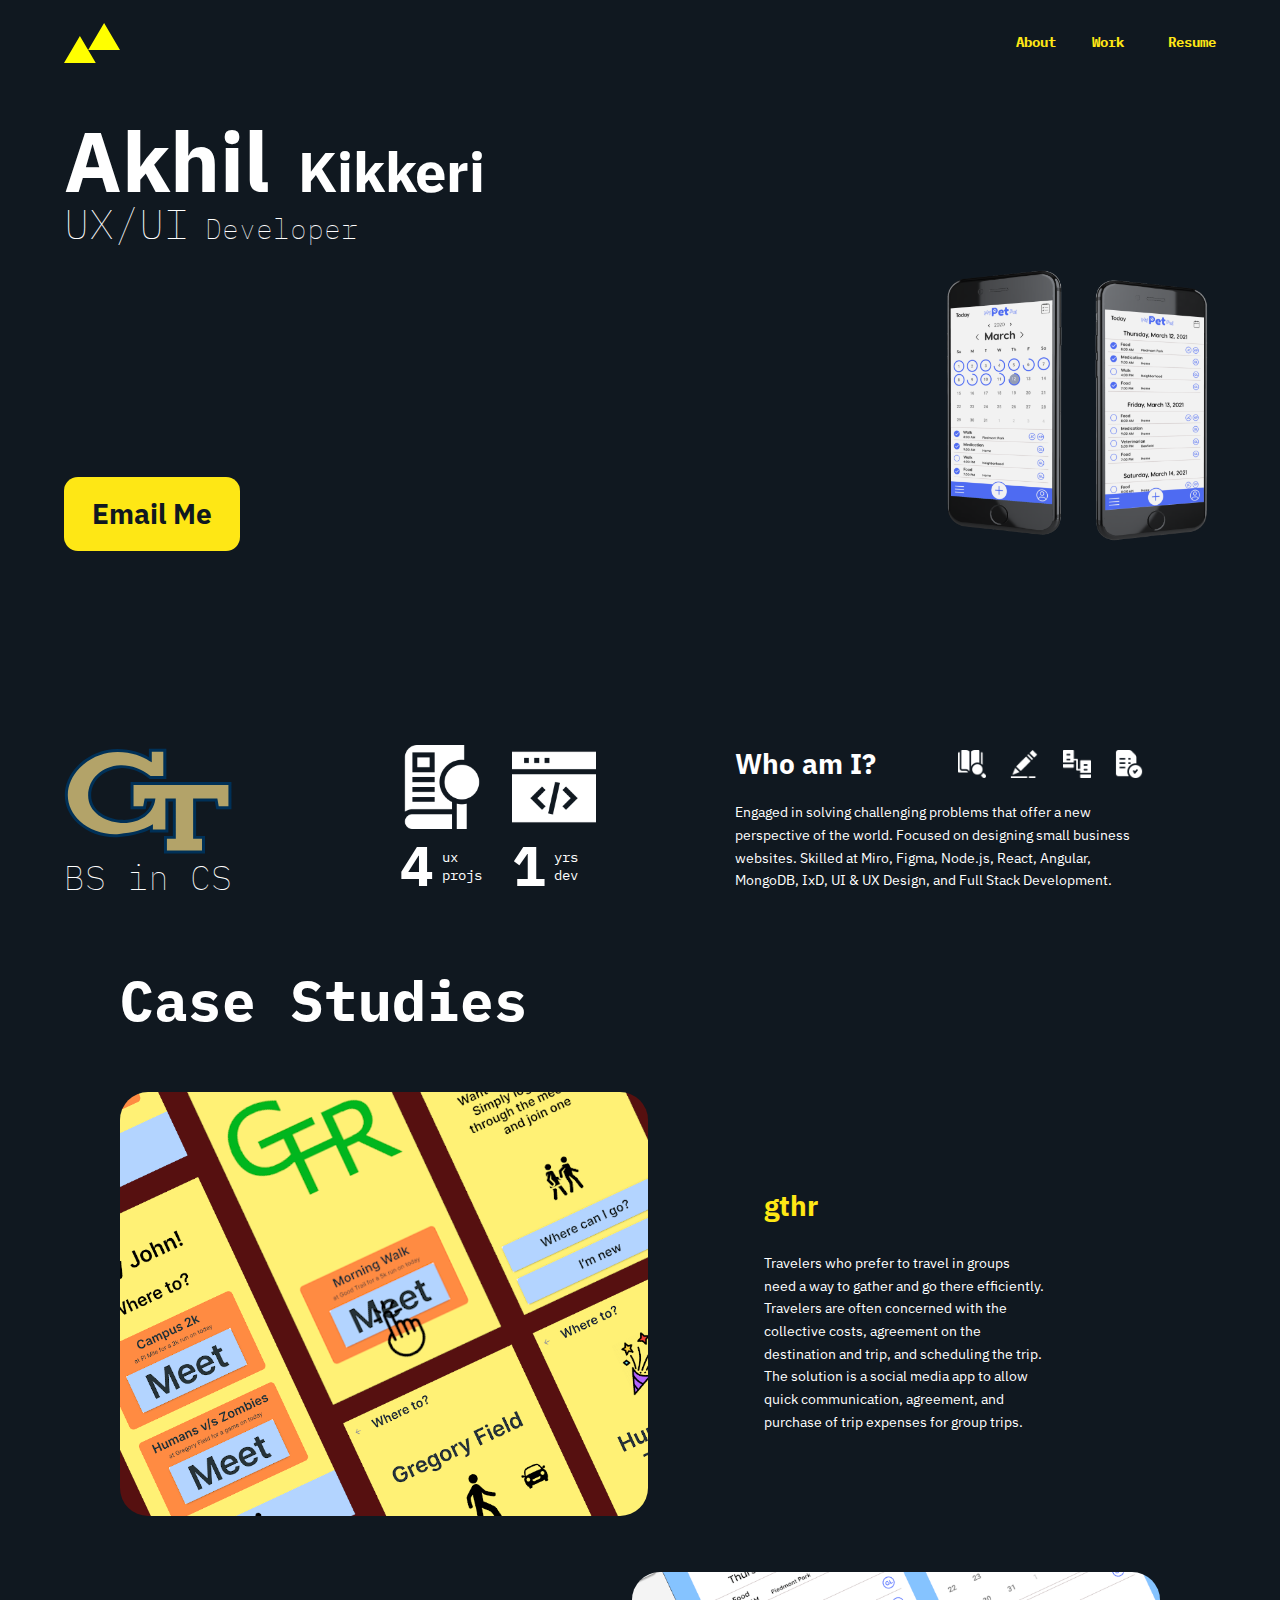
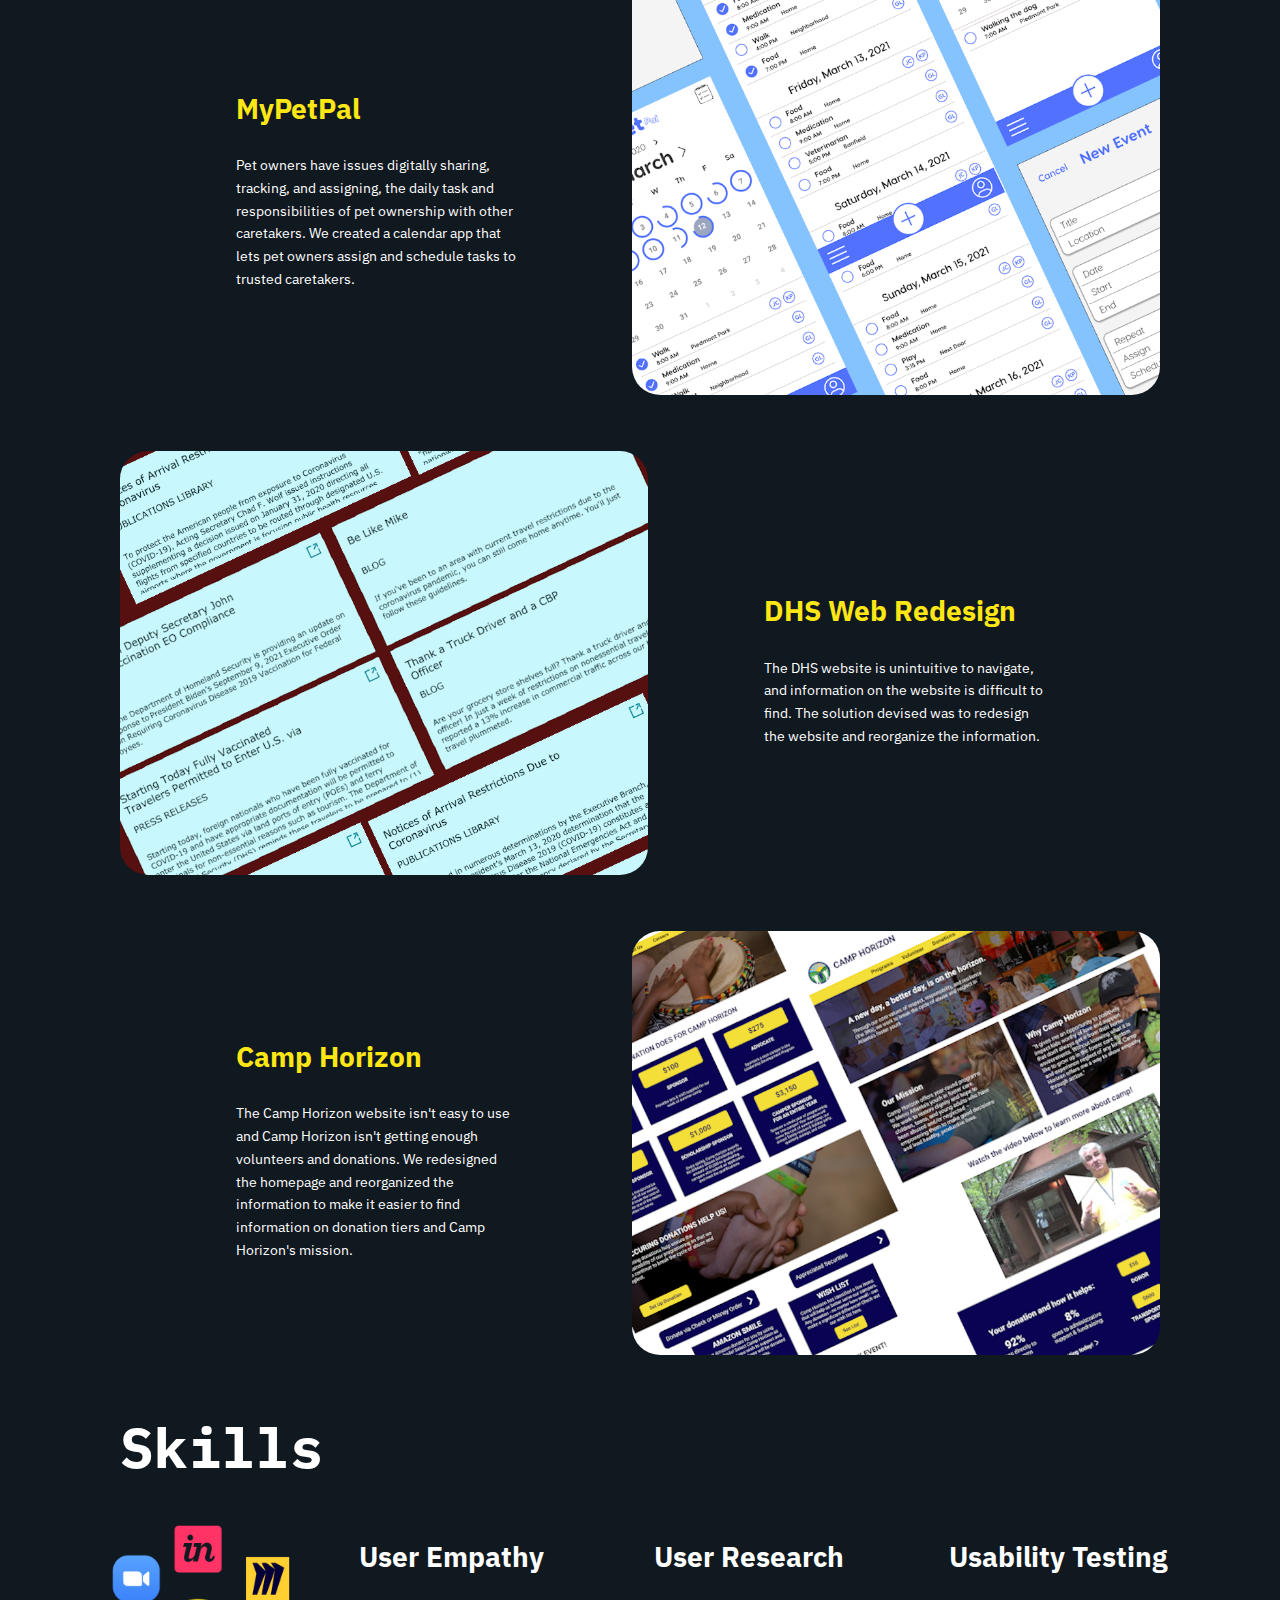
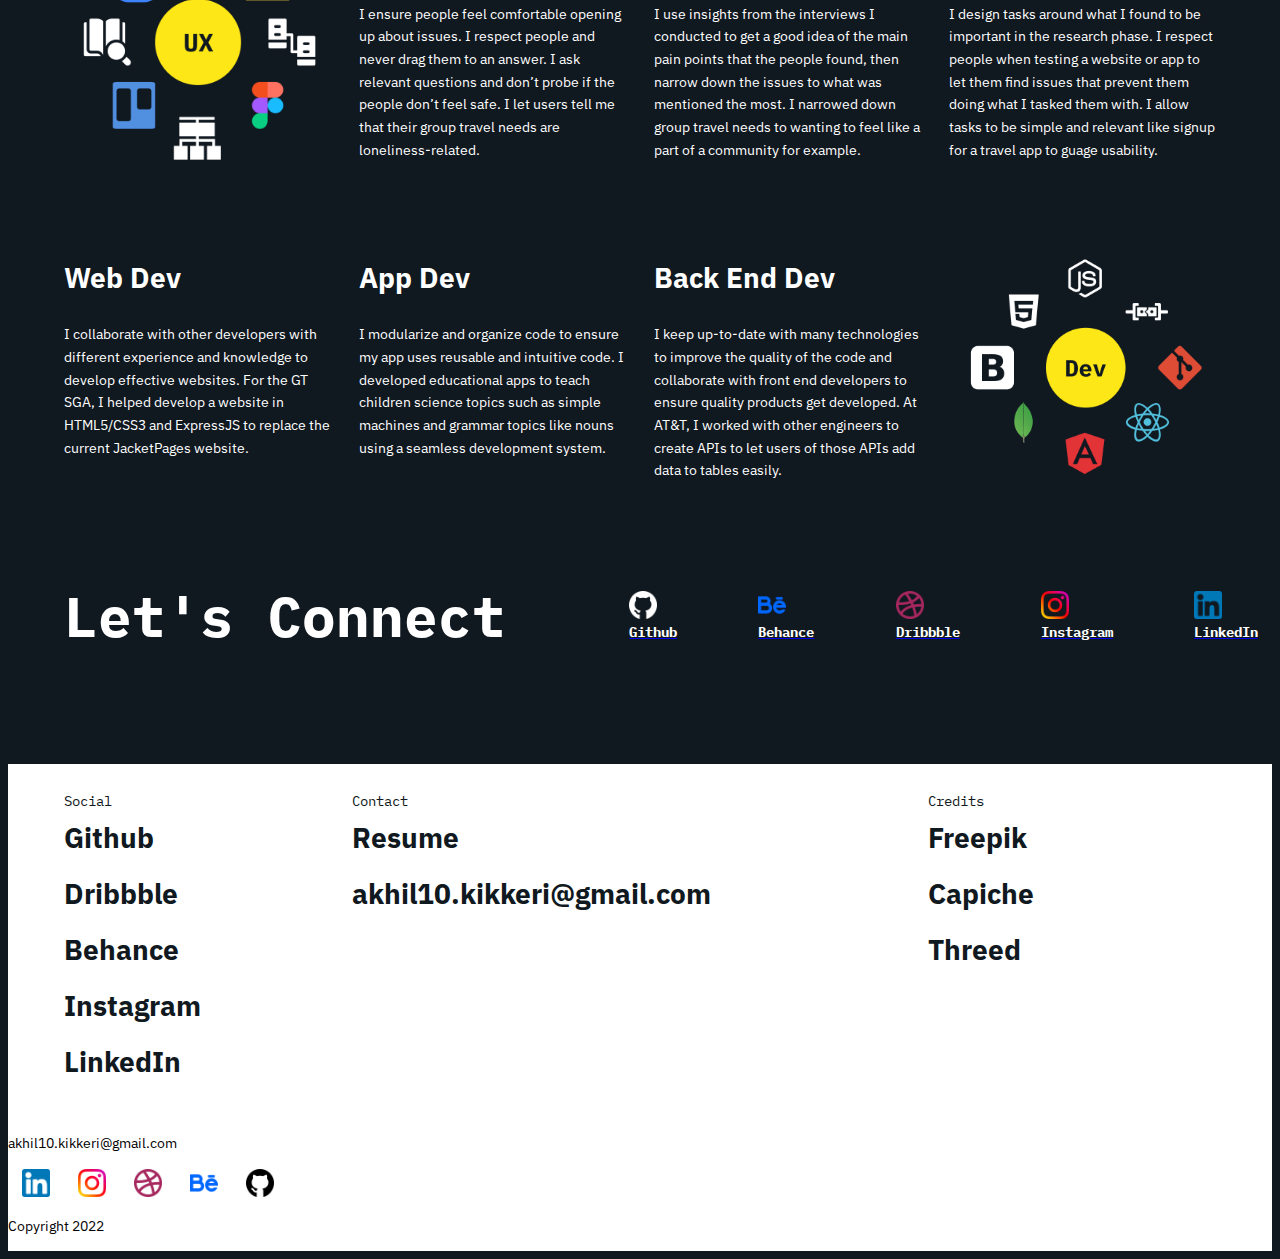
<file: index.html>
<!DOCTYPE html>
<html>
    <head>
        <title>Akhil Kikkeri | UX/UI Design | Software Development</title>
        <link rel="shortcut icon" href="images/icons/logo.svg" />
        <link rel="stylesheet" type="text/css" href="css/index.css" />
        <link rel="preconnect" href="https://fonts.googleapis.com">
        <link rel="preconnect" href="https://fonts.gstatic.com" crossorigin>
        <link href="https://fonts.googleapis.com/css2?family=IBM+Plex+Mono:ital,wght@0,100;0,200;0,300;0,400;0,500;0,600;0,700;1,100;1,200;1,300;1,400;1,500;1,600;1,700&family=IBM+Plex+Sans:ital,wght@0,100;0,200;0,300;0,400;0,500;0,600;0,700;1,100;1,200;1,300;1,400;1,500;1,600;1,700&display=swap" rel="stylesheet">
        <meta name="viewport" content="width=device-width, initial-scale=1.0" />
    </head>
    <body>
        <input class="hamburger-menu-input" type="checkbox" id="hamburger-menu" />
        <header>
            <nav class="hamburger-links">
                <a class="hamburger-link"><h2>About</h2></a>
                <a class="hamburger-link"><h2>Work</h2></a>
                <a class="hamburger-link" href="https://drive.google.com/file/d/1X8VlHQiuj7uBLl9pkx2OAaCrlqNHeOwG/view?usp=sharing"><h2>Resume</h2></a>
            </nav>
            <img class="img-logo" src="images/icons/logo.svg" alt="logo" />
            <div class="header-links">
                <a class="header-link"><h3>About</h3></a>
                <a class="header-link"><h3>Work</h3></a>
                <a class="header-link" href="https://drive.google.com/file/d/1X8VlHQiuj7uBLl9pkx2OAaCrlqNHeOwG/view?usp=sharing"><h3>Resume</h3></a>
            </div>
            <label class="hamburger-menu" for="hamburger-menu"></label>
        </header>
        <section class="hero">
            <div class="intro">
                <div class="name">
                    <span class="firstname">Akhil</span>
                    <span class="lastname">Kikkeri</span>
                </div>
                <div class="profession">
                    <span class="uxui">UX/UI</span>
                    <span class="developer">Developer</span>
                </div>
            </div>
            <div class="mockups">
                <img class="mockup1" src="images/mockups/mpp1.png" alt="MyPetPal Homepage Mockup" />
                <img class="mockup2" src="images/mockups/mpp2.png" alt="MyPetPal Homepage Mockup" />
            </div>
            <a class="cta" href="mailto:akhil10.kikkeri@gmail.com">Email Me</a>
                <div class="degree">
                    <img class="gt-logo" src="images/icons/Georgia_Tech_Yellow_Jackets_logo.svg" />
                    <span class="degree-description">BS in CS</span>
                </div>
                <div class="experience">
                    <div class="exp-div" id="casestudies">
                        <img class="exp-img" src="images/icons/pngs/case-study.png" alt="Case Studies" />
                        <h1 class="exp-num">4</h1>
                        <h4 class="exp-desc">ux <br /> projs</h4>
                    </div>
                    <div class="exp-div" id="programming">
                        <img class="exp-img" src="images/icons/pngs/programming.png" alt="Programming" />
                        <h1 class="exp-num">1</h1>
                        <h4 class="exp-desc">yrs <br /> dev</h4>
                    </div>
                </div>
            <div class="whoami">
                <h2 class="whoami-title">Who am I?</h2>
                <p class="whoami-desc">Engaged in solving challenging problems that offer a new perspective of the world. Focused on designing small business websites. Skilled at Miro, Figma, Node.js, React, Angular, MongoDB, IxD, UI & UX Design, and Full Stack Development. </p>
                <div class="skills-icons">
                    <img class="skill-icon" src="images/icons/pngs/research.png" />
                    <img class="skill-icon" src="images/icons/pngs/pencil.png" />
                    <img class="skill-icon" src="images/icons/pngs/prototyping.png" />
                    <img class="skill-icon" src="images/icons/pngs/test.png" />
                </div>
            </div>
        </section>
        <section class="belowthefold">
            <h1 class="heading-casestudies">Case Studies</h1>
            <div class="list-casestudies">
                <a class="case-study" href="https://www.behance.net/gallery/130578175/gthr">
                    <img class="case-study-img" src="images/casestudycovers/gthrcover.png" />
                    <div class="case-study-text">
                        <h2 class="case-study-title">gthr</h2>
                        <p class="case-study-desc">Travelers who prefer to travel in groups need a way to gather and go there efficiently. Travelers are often concerned with the collective costs, agreement on the destination and trip, and scheduling the trip. The solution is a social media app to allow quick communication, agreement, and purchase of trip expenses for group trips.</p>
                    </div>
                </a>
                <a class="case-study" href="https://www.behance.net/gallery/132009239/MyPetPal">
                    <div class="case-study-text">
                        <h2 class="case-study-title">MyPetPal</h2>
                        <p class="case-study-desc">Pet owners have issues digitally sharing, tracking, and assigning, the daily task and responsibilities of pet ownership with other caretakers. We created a calendar app that lets pet owners assign and schedule tasks to trusted caretakers.</p>
                    </div>
                    <img class="case-study-img" src="images/casestudycovers/mppcover.png" />
                </a>
                <a class="case-study" href="https://www.behance.net/gallery/133179125/DHS-Website-Redesign">
                    <img class="case-study-img" src="images/casestudycovers/dhscover.png" />
                    <div class="case-study-text">
                        <h2 class="case-study-title">DHS Web Redesign</h2>
                        <p class="case-study-desc">The DHS website is unintuitive to navigate, and information on the website is difficult to find. The solution devised was to redesign the website and reorganize the information.</p>
                    </div>
                </a>
                <a class="case-study" href="https://www.behance.net/gallery/134601789/Camp-Horizon">
                    <div class="case-study-text">
                        <h2 class="case-study-title">Camp Horizon</h2>
                        <p class="case-study-desc">The Camp Horizon website isn't easy to use and Camp Horizon isn't getting enough volunteers and donations. We redesigned the homepage and reorganized the information to make it easier to find information on donation tiers and Camp Horizon's mission.</p>
                    </div>
                    <img class="case-study-img" src="images/casestudycovers/chcover.png" />
                </a>
            </div>
            <h1 class="heading-skills">Skills</h1>
            <div class="list-skills">
                <img class="skills-img" src="images/skillspics/uxskills.png" />
                <div class="skills-subsection">
                    <h2 class="skills-subsection-title">User Empathy</h2>
                    <p class="skills-subsection-text">I ensure people feel comfortable opening up about issues. I respect people and never drag them to an answer. I ask relevant questions and don’t probe if the people don’t feel safe. I let users tell me that their group travel needs are loneliness-related.</p>
                </div>
                <div class="skills-subsection">
                    <h2 class="skills-subsection-title">User Research</h2>
                    <p class="skills-subsection-text">I use insights from the interviews I conducted to get a good idea of the main pain points that the people found, then narrow down the issues to what was mentioned the most. I narrowed down group travel needs to wanting to feel like a part of a community for example.</p>
                </div>
                <div class="skills-subsection">
                    <h2 class="skills-subsection-title">Usability Testing</h2>
                    <p class="skills-subsection-text">I design tasks around what I found to be important in the research phase. I respect people when testing a website or app to let them find issues that prevent them doing what I tasked them with. I allow tasks to be simple and relevant like signup for a travel app to guage usability.</p>
                </div>
            </div>
            <div class="list-skills">
                <div class="skills-subsection">
                    <h2 class="skills-subsection-title">Web Dev</h2>
                    <p class="skills-subsection-text">I collaborate with other developers with different experience and knowledge to develop effective websites. For the GT SGA, I helped develop a website in HTML5/CSS3 and ExpressJS to replace the current JacketPages website.</p>
                </div>
                <div class="skills-subsection">
                    <h2 class="skills-subsection-title">App Dev</h2>
                    <p class="skills-subsection-text">I modularize and organize code to ensure my app uses reusable and intuitive code. I developed educational apps to teach children science topics such as simple machines and grammar topics like nouns using a seamless development system.</p>
                </div>
                <div class="skills-subsection">
                    <h2 class="skills-subsection-title">Back End Dev</h2>
                    <p class="skills-subsection-text">I keep up-to-date with many technologies to improve the quality of the code and collaborate with front end developers to ensure quality products get developed. At AT&T, I worked with other engineers to create APIs to let users of those APIs add data to tables easily.</p>
                </div>
                <img class="skills-img" src="images/skillspics/devskills.png" />
            </div>
            <div class="letsconnect">
                <h1 class="heading-letsconnect">Let's Connect</h1>
                <a class="letsconnect-link" href="https://github.com/lastgituser">
                    <img class="letsconnect-img" src="images/icons/pngs/github.png" id="img-github" />
                    <h3 class="letsconnect-title">Github</h3>
                </a>
                <a class="letsconnect-link" href="https://behance.net/akhilkikkeri">
                    <img class="letsconnect-img" src="images/icons/pngs/behance.png" />
                    <h3 class="letsconnect-title">Behance</h3>
                </a>
                <a class="letsconnect-link" href="https://dribbble.com/anirvid">
                    <img class="letsconnect-img" src="images/icons/pngs/dribbble.png" />
                    <h3 class="letsconnect-title">Dribbble</h3>
                </a>
                <a class="letsconnect-link" href="https://instagram.comanirvidux">
                    <img class="letsconnect-img" src="images/icons/pngs/instagram.png" />
                    <h3 class="letsconnect-title">Instagram</h3>
                </a>
                <a class="letsconnect-link" href="https://linkedin.com/in/akhil-kikkeri-44850916b/">
                    <img class="letsconnect-img" src="images/icons/pngs/linkedin.png" />
                    <h3 class="letsconnect-title">LinkedIn</h3>
                </a>
            </div>
        </section>
        <footer>
            <div class="footer-links">
                <div class="footer-linkgroup" id="social">
                    <h4 class="footer-heading">Social</h4>
                    <a class="footer-link" href="https://github.com/lastgituser">
                        <h2 class="footer-link-text">Github</h2>
                    </a>
                    <a class="footer-link" href="https://dribbble.com/anirvid">
                        <h2 class="footer-link-text">Dribbble</h2>
                    </a>
                    <a class="footer-link" href="https://behance.net/akhilkikkeri">
                        <h2 class="footer-link-text">Behance</h2>
                    </a>
                    <a class="footer-link" href="https://instagram.com/anirvidux">
                        <h2 class="footer-link-text">Instagram</h2>
                    </a>
                    <a class="footer-link" href="https://linkedin.com/in/akhil-kikkeri-44850916b/">
                        <h2 class="footer-link-text">LinkedIn</h2>
                    </a>
                </div>
                <div class="footer-linkgroup" id="contact">
                    <h4 class="footer-heading">Contact</h4>
                    <a class="footer-link" href="https://drive.google.com/file/d/1X8VlHQiuj7uBLl9pkx2OAaCrlqNHeOwG/view?usp=sharing">
                        <h2 class="footer-link-text">Resume</h2>
                    </a>
                    <a class="footer-link" href="mailto:akhil10.kikkeri@gmail.com">
                        <h2 class="footer-link-text">akhil10.kikkeri@gmail.com</h2>
                    </a>
                </div>
                <div class="footer-linkgroup" id="credits">
                    <h4 class="footer-heading">Credits</h4>
                    <a class="footer-link" href="https://flaticon.com/authors/freepik">
                        <h2 class="footer-link-text">Freepik</h2>
                    </a>
                    <a class="footer-link" href="https://capiche.com/miro">
                        <h2 class="footer-link-text">Capiche</h2>
                    </a>
                    <a class="footer-link" href="https://threed.io">
                        <h2 class="footer-link-text">Threed</h2>
                    </a>
                </div>
            </div>
            <p class="footer-email">akhil10.kikkeri@gmail.com</p>
            <div class="footer-social">
                <a class="footer-social-link" href="https://linkedin.com/in/akhil-kikkeri-44850916b/">
                    <img class="footer-social-img" src="images/icons/pngs/linkedin.png" />
                </a>
                <a class="footer-social-link" href="https://instagram.com/anirvidux">
                    <img class="footer-social-img" src="images/icons/pngs/instagram.png" />
                </a>
                <a class="footer-social-link" href="https://dribbble.com/anirvid">
                    <img class="footer-social-img" src="images/icons/pngs/dribbble.png" />
                </a>
                <a class="footer-social-link" href="https://behance.net/akhilkikkeri">
                    <img class="footer-social-img" src="images/icons/pngs/behance.png" />
                </a>
                <a class="footer-social-link" href="https://github.com/lastgituser">
                    <img class="footer-social-img" src="images/icons/pngs/github.png" />
                </a>
            </div>
            <p class="footer-copyright">Copyright 2022</p>
        </footer>
    </body>
</html>
</file>
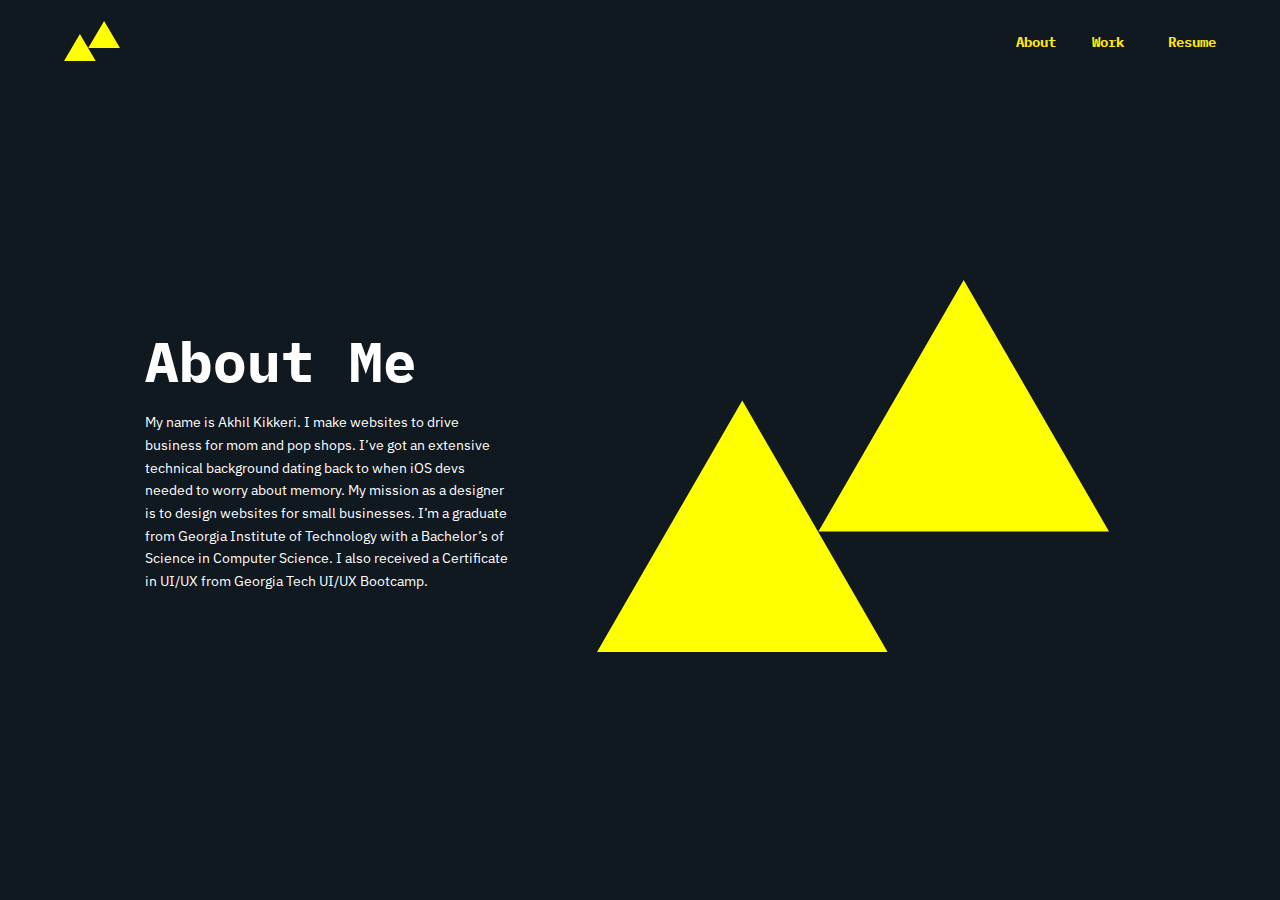
<file: about/index.html>
<!DOCTYPE html>
<html>
    <head>
        <title>About Akhil Kikkeri | UX/UI Design | Software Development</title>
        <link rel="shortcut icon" href="../images/icons/logo.svg" />
        <link rel="stylesheet" type="text/css" href="../css/index.css" />
        <link rel="stylesheet" type="text/css" href="../css/header.css" />
        <link rel="stylesheet" type="text/css" href="../css/about/hero.css" />
        <link rel="preconnect" href="https://fonts.googleapis.com">
        <link rel="preconnect" href="https://fonts.gstatic.com" crossorigin>
        <link href="https://fonts.googleapis.com/css2?family=IBM+Plex+Mono:ital,wght@0,100;0,200;0,300;0,400;0,500;0,600;0,700;1,100;1,200;1,300;1,400;1,500;1,600;1,700&family=IBM+Plex+Sans:ital,wght@0,100;0,200;0,300;0,400;0,500;0,600;0,700;1,100;1,200;1,300;1,400;1,500;1,600;1,700&display=swap" rel="stylesheet">
        <meta name="viewport" content="width=device-width, initial-scale=1.0" />
    </head>
    <body>
        <input class="hamburger-menu-input" type="checkbox" id="hamburger-menu" />
        <header>
            <nav class="hamburger-links">
                <a class="hamburger-link" href="../about/index.html"><h2>About</h2></a>
                <a class="hamburger-link" href="../work/index.html"><h2>Work</h2></a>
                <a class="hamburger-link" href="https://drive.google.com/file/d/1X8VlHQiuj7uBLl9pkx2OAaCrlqNHeOwG/view?usp=sharing"><h2>Resume</h2></a>
            </nav>
            <a class="header-logo" href="../index.html"><img class="img-logo" src="../images/icons/logo.svg" alt="logo" /></a>
            <div class="header-links">
                <a class="header-link" href="../about/index.html"><h3>About</h3></a>
                <a class="header-link" href="../work/index.html"><h3>Work</h3></a>
                <a class="header-link" href="https://drive.google.com/file/d/1X8VlHQiuj7uBLl9pkx2OAaCrlqNHeOwG/view?usp=sharing"><h3>Resume</h3></a>
            </div>
            <label class="hamburger-menu" for="hamburger-menu"></label>
        </header>
        <section class="hero">
            <div class="hero-text">
                <h1 class="hero-title">About Me</h1>
                <p class="hero-description">My name is Akhil Kikkeri. I make websites to drive business for mom and pop shops. I’ve got an extensive technical background dating back to when iOS devs needed to worry about memory. My mission as a designer is to design websites for small businesses. I’m a graduate from Georgia Institute of Technology with a Bachelor’s of Science in Computer Science. I also received a Certificate in UI/UX from Georgia Tech UI/UX Bootcamp.</p>
            </div>
            <img class="hero-image" src="../images/icons/logo.svg" />
        </section>
    </body>
</html>
</file>
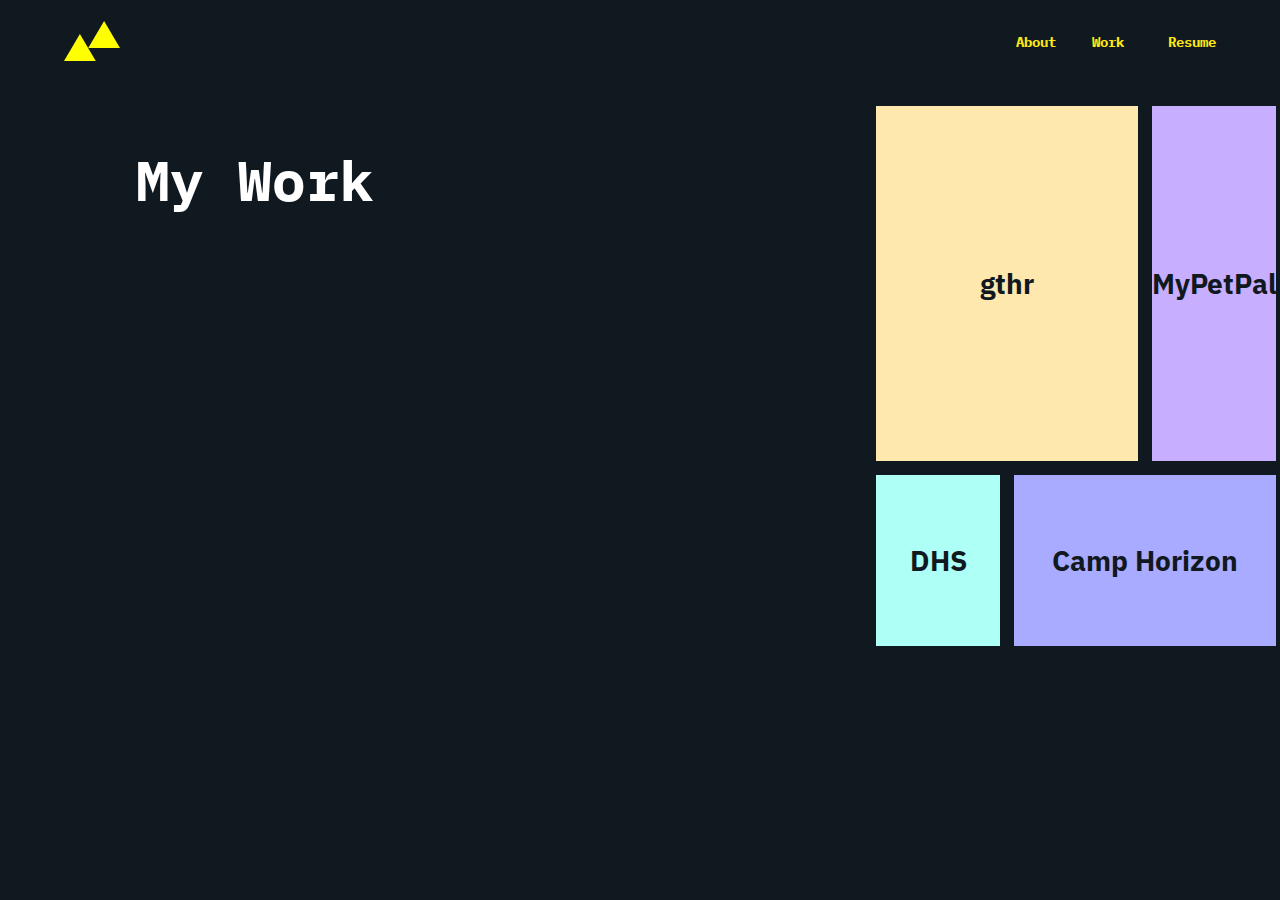
<file: work/index.html>
<!DOCTYPE html>
<html>
    <head>
        <title>My Work | UX/UI Design | Software Development</title>
        <link rel="shortcut icon" href="../images/icons/logo.svg" />
        <link rel="stylesheet" type="text/css" href="../css/index.css" />
        <link rel="stylesheet" type="text/css" href="../css/header.css" />
        <link rel="stylesheet" type="text/css" href="../css/work/hero.css" />
        <link rel="preconnect" href="https://fonts.googleapis.com">
        <link rel="preconnect" href="https://fonts.gstatic.com" crossorigin>
        <link href="https://fonts.googleapis.com/css2?family=IBM+Plex+Mono:ital,wght@0,100;0,200;0,300;0,400;0,500;0,600;0,700;1,100;1,200;1,300;1,400;1,500;1,600;1,700&family=IBM+Plex+Sans:ital,wght@0,100;0,200;0,300;0,400;0,500;0,600;0,700;1,100;1,200;1,300;1,400;1,500;1,600;1,700&display=swap" rel="stylesheet">
        <meta name="viewport" content="width=device-width, initial-scale=1.0" />
    </head>
    <body>
        <input class="hamburger-menu-input" type="checkbox" id="hamburger-menu" />
        <header>
            <nav class="hamburger-links">
                <a class="hamburger-link" href="../about/index.html"><h2>About</h2></a>
                <a class="hamburger-link" href="../work/index.html"><h2>Work</h2></a>
                <a class="hamburger-link" href="https://drive.google.com/file/d/1X8VlHQiuj7uBLl9pkx2OAaCrlqNHeOwG/view?usp=sharing"><h2>Resume</h2></a>
            </nav>
            <a class="header-logo" href="index.html"><img class="img-logo" src="../images/icons/logo.svg" alt="logo" /></a>
            <div class="header-links">
                <a class="header-link" href="../about/index.html"><h3>About</h3></a>
                <a class="header-link" href="../work/index.html"><h3>Work</h3></a>
                <a class="header-link" href="https://drive.google.com/file/d/1X8VlHQiuj7uBLl9pkx2OAaCrlqNHeOwG/view?usp=sharing"><h3>Resume</h3></a>
            </div>
            <label class="hamburger-menu" for="hamburger-menu"></label>
        </header>
        <section class="hero">
            <h1 class="hero-title">My Work</h1>
            <div class="hero-work-grid">
                <a class="hero-work" id="project-gthr" href="">
                    <h2 class="hero-work-text">gthr</h2>
                </a>
                <a class="hero-work" id="project-mpp" href="">
                    <h2 class="hero-work-text">MyPetPal</h2>
                </a>
                <a class="hero-work" id="project-dhs" href="">
                    <h2 class="hero-work-text">DHS</h2>
                </a>
                <a class="hero-work" id="project-ch" href="">
                    <h2 class="hero-work-text">Camp Horizon</h2>
                </a>
            </div>
        </section>
    </body>
</html>
</file>
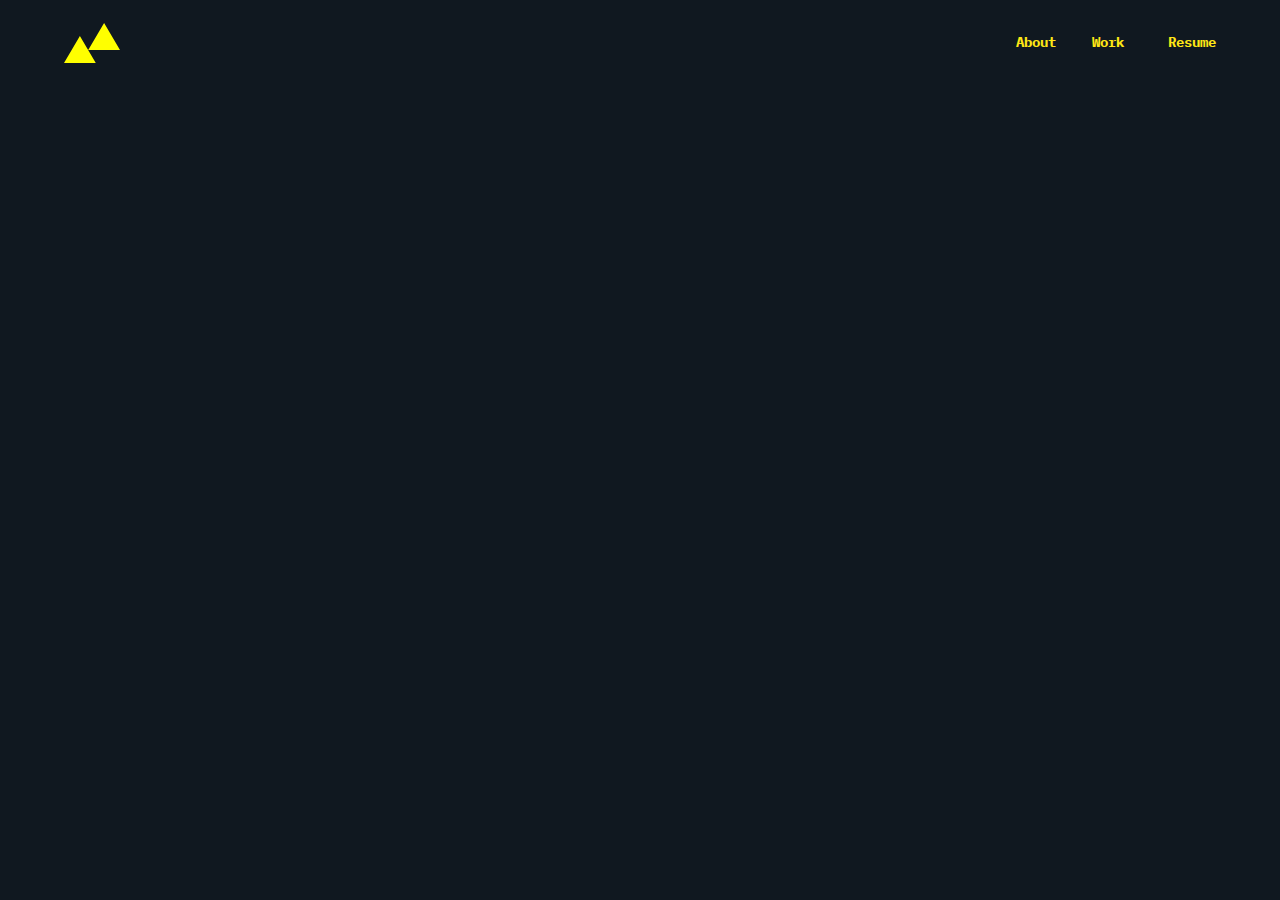
<file: about.html>
<!DOCTYPE html>
<html>
    <head>
        <title>About Akhil Kikkeri | UX/UI Design | Software Development</title>
        <link rel="stylesheet" type="text/css" href="css/index.css" />
        <link rel="stylesheet" type="text/css" href="css/header.css" />
        <link rel="preconnect" href="https://fonts.googleapis.com">
        <link rel="preconnect" href="https://fonts.gstatic.com" crossorigin>
        <link href="https://fonts.googleapis.com/css2?family=IBM+Plex+Mono:ital,wght@0,100;0,200;0,300;0,400;0,500;0,600;0,700;1,100;1,200;1,300;1,400;1,500;1,600;1,700&family=IBM+Plex+Sans:ital,wght@0,100;0,200;0,300;0,400;0,500;0,600;0,700;1,100;1,200;1,300;1,400;1,500;1,600;1,700&display=swap" rel="stylesheet">
        <meta name="viewport" content="width=device-width, initial-scale=1.0" />
    </head>
    <body>
        <input class="hamburger-menu-input" type="checkbox" id="hamburger-menu" />
        <header>
            <nav class="hamburger-links">
                <a class="hamburger-link"><h2>About</h2></a>
                <a class="hamburger-link"><h2>Work</h2></a>
                <a class="hamburger-link" href="https://drive.google.com/file/d/1X8VlHQiuj7uBLl9pkx2OAaCrlqNHeOwG/view?usp=sharing"><h2>Resume</h2></a>
            </nav>
            <img class="img-logo" src="images/icons/logo.svg" alt="logo" />
            <div class="header-links">
                <a class="header-link"><h3>About</h3></a>
                <a class="header-link"><h3>Work</h3></a>
                <a class="header-link" href="https://drive.google.com/file/d/1X8VlHQiuj7uBLl9pkx2OAaCrlqNHeOwG/view?usp=sharing"><h3>Resume</h3></a>
            </div>
            <label class="hamburger-menu" for="hamburger-menu"></label>
        </header>
        <section class="about-hero">
            <div class="about-hero-text">

            </div>
        </section>
    </body>
</html>
</file>
<file: css/index.css>
html {
    font-size: 14px;
}

body {
    background-color: #101820;
    overflow: scroll;
}

.color-primary {
    color: #101820;
}

.color-secondary {
    color: #FFFFFF;
}

.color-accent {
    color: #FEE715;
}

h1 {
    font-family: 'IBM Plex Mono', monospace;
    font-weight: 700;
    font-size: 4rem;
}

h2 {
    font-family: 'IBM Plex Sans', sans-serif;
    font-weight: 700;
    font-size: 2rem;
    line-height: 3.24rem;
}

h3 {
    font-family: 'IBM Plex Mono', monospace;
    font-weight: 700;
    font-size: 1rem;
}

h4 {
    font-family: 'IBM Plex Mono', monospace;
    font-weight: 400;
    font-size: 1rem;
}

p {
    font-family: 'IBM Plex Sans', sans-serif;
    font-weight: 400;
    font-size: 1rem;
    line-height: 1.62rem;
}

/* Header Styles */
header {
    margin: 0 4rem;
    height: 5rem;
    display: flex;
    flex-direction: row;
    justify-content: space-between;
    align-self: stretch;
    align-items: center;
}

.hero {
    margin: 0 4rem;
    display: grid;
    width: calc(100vw - 8rem);
    grid-column-gap: 1rem;
    grid-template-rows: 15rem calc(100vh - 15rem - 12rem - 5rem) 12rem;
    grid-template-columns: 2fr 2fr 1fr 2fr;
    grid-template-areas: "nameprof nameprof mockups mockups"
                         "cta cta mockups mockups"
                         "hero-degree hero-experience whoami whoami";
}

.img-logo {
    height: auto;
    width: 4rem;
}

.header-links {
    display: grid;
    grid-column-gap: 2rem;
    grid-template-columns: 1fr 1fr 1fr;
}

.header-link {
    font-family: 'IBM Plex Sans', sans-serif;
    font-weight: 700;
    font-size: 2rem;
    line-height: 3.24rem;
    text-decoration: none;
    color: #FEE715;
}

.hamburger-link {
    text-decoration: none;
    color: #101820;
}

.hamburger-menu {
    display: none;
}

.hamburger-menu-input {
    display: none;
}

.hamburger-links {
    display: none;
}

.intro {
    grid-area: nameprof;
    width: auto;
    height: auto;
    align-self: center;
}

/* Title Styles */
.firstname {
    font-family: 'IBM Plex Sans', sans-serif;
    font-weight: 700;
    font-size: 6rem;
    line-height: 6rem;
    color: #FFFFFF;
    margin-right: 2vw;
}

.lastname {
    font-family: 'IBM Plex Sans', sans-serif;
    font-weight: 700;
    font-size: 4rem;
    line-height: 4rem;
    color: #FFFFFF;
}

.uxui {
    font-family: 'IBM Plex Mono', monospace;
    font-weight: 100;
    font-size: 3rem;
    line-height: 3rem;
    color: #FFFFFF;
    margin-right: 1vw;
}

.developer {
    font-family: 'IBM Plex Mono', monospace;
    font-weight: 100;
    font-size: 2rem;
    color: #FFFFFF;
}

/* Mockup Styles */

.mockups {
    grid-area: mockups;
    display: grid;
    grid-template-rows: 1fr;
    grid-template-columns: 1fr 1fr;
    grid-template-areas: "mockup1 mockup2";
    height: auto;
    align-self: center;
    justify-self: flex-end;
}

.mockup1 {
    width: auto;
    height: auto;
    max-height: 20rem;
    grid-area: mockup1;
    justify-self: flex-end;
    align-self: flex-start;
}

.mockup2 {
    width: auto;
    height: auto;
    max-height: 20rem;
    grid-area: mockup2;
}

.cta {
    grid-area: cta;
    align-self: center;
    justify-self: flex-start;
    background-color: #FEE715;
    color: #101820;
    text-decoration: none;
    padding: 1rem 2rem;
    border-radius: 1rem;
    font-family: 'IBM Plex Sans', sans-serif;
    font-weight: 700;
    font-size: 2rem;
    line-height: 3.24rem;
}

.degree {
    grid-area: hero-degree;
    display: flex;
    flex-direction: column;
    align-items: center;
    justify-content: center;
    align-self: center;
    justify-self: flex-start;
    width: auto;
}

.gt-logo {
    width: 12rem;
}

.degree-description {
    color: #FFFFFF;
    font-family: 'IBM Plex Mono', monospace;
    font-weight: 100;
    font-size: 2.5rem;
}

.experience {
    grid-area: hero-experience;
    align-self: center;
    justify-self: flex-start;
    display: grid;
    grid-gap: 1rem;
    grid-template-columns: 1fr 1fr;
    grid-template-areas: "casestudies programming";
}

#casestudies {
    grid-area: casestudies;
}

#programming {
    grid-area: programming;
}

.exp-div {
    display: grid;
    grid-template-rows: auto auto;
    grid-template-columns: 3rem 4rem;
    grid-template-areas: "exp-img exp-img"
                         "exp-num exp-desc";
}

.exp-img {
    grid-area: exp-img;
    width: 6rem;
    align-self: center;
    filter: invert(1.0);
}

.exp-num {
    grid-area: exp-num;
    margin: 0;
    color: #FFFFFF;
}

.exp-desc {
    grid-area: exp-desc;
    color: #FFFFFF;
}

.whoami {
    max-width: 30rem;
    justify-self: flex-start;
    grid-area: whoami;
    color: #FFFFFF;
    display: grid;
    grid-template-rows: auto auto;
    grid-template-columns: 1fr 1fr;
    grid-template-areas: "wai-title wai-icons"
                         "wai-description wai-description";
}

.whoami-title {
    grid-area: wai-title;
    margin: auto 0;
}

.whoami-desc {
    grid-area: wai-description;
}

.skills-icons {
    grid-area: wai-icons;
    display: grid;
    grid-template-rows: 1fr;
    grid-template-columns: 1fr 1fr 1fr 1fr;
    justify-content: center;
}

.skill-icon {
    filter: invert(1.0);
    width: auto;
    height: 2rem;
    margin: auto;
}

.belowthefold {
    margin: 4rem auto;
    display: flex;
    flex-direction: column;
}

.heading-casestudies {
    color: #FFFFFF;
    margin: 0 8rem;
}

.case-study {
    display: grid;
    grid-template-columns: 1fr 1fr;
    align-items: center;
    justify-items: center;
    margin: 4rem 8rem;
    text-decoration: none;
}

.case-study-img {
    width: calc(50vw - 8rem);
    border-radius: 2rem;
}

.case-study-text {
    max-width: 20rem;
}

.case-study-title {
    color: #FEE715;
}

.case-study-desc {
    color: #FFFFFF;
}

.heading-skills {
    color: #FFFFFF;
    margin: 0 8rem;
}

.list-skills {
    display: grid;
    grid-template-columns: 1fr 1fr 1fr 1fr;
    grid-template-rows: 1fr;
    grid-column-gap: 2rem;
    grid-row-gap: 2rem;
    align-items: flex-start;
    justify-items: center;
    color: #FFFFFF;
    margin: 2rem 4rem;
}

.skills-subsection {
    max-width: 20rem;
}

.skills-img {
    width: 20vw;
    max-width: 20rem;
    align-self: center;
    justify-self: center;
}

.letsconnect {
    margin: 2rem 0;
    display: flex;
    flex-direction: row;
    justify-content: space-between;
    align-items: center;
}

.heading-letsconnect {
    color: #FFFFFF;
    margin: 2rem 4rem;
}

.letsconnect-link {
    margin: 1rem;
}

.letsconnect-links {
    width: 80vw;
    max-width: 40rem;
    display: flex;
    flex-direction: row;
    flex-wrap: wrap;
    justify-content: center;
}

.letsconnect-img {
    height: 2rem;
    width: 2rem;
}

.letsconnect-title {
    margin: 0;
    color: #FFFFFF;
    text-decoration: none;
}

#img-github {
    filter: invert(1.0);
}

footer {
    display: grid;
    grid-template-rows: auto auto;
    background-color: #FFFFFF;
}

.footer-links {
    display: grid;
    grid-template-columns: 1fr 2fr 1fr;
    width: auto;
    align-content: center;
    margin: 2rem 4rem;
}

.footer-heading {
    color: #101820;
    margin: 0;
}

.footer-linkgroup {
    display: flex;
    flex-direction: column;
    align-items: flex-start;
}

.footer-link {
    text-decoration: none;
    color: #101820;
    margin: 1rem 0;
}

.footer-link-text {
    margin: 0;
    line-height: 2rem;
}

.footer-bottom {
    display: flex;
    flex-direction: row;
    margin: 4rem 2rem;
    justify-content: space-between;
    width: auto;
}

.footer-social {
    display: flex;
    flex-direction: row;
}

.footer-social-link {
    margin: 0 1rem;
    text-decoration: none;
}

.footer-social-img {
    height: 2rem;
    width: 2rem;
}

/* Tablet View */
@media only screen and (max-width: 1100px) {
    .hero {
        margin: 0 auto;
        display: grid;
        grid-template-rows: 12rem calc(100vh - 12rem - 12rem - 5rem) 12rem 15rem 15rem;
        grid-template-columns: 1fr 1fr;
        grid-template-areas: "nameprof nameprof"
                             "mockups mockups"
                             "cta cta"
                             "hero-degree hero-experience"
                             "whoami whoami";
    }
    .cta {
        justify-self: center;
    }
    .degree {
        justify-self: center;
    }
    .experience {
        align-self: center;
        justify-self: center;
    }
    .whoami {
        justify-self: center;
    }
    .mockups {
        justify-self: center;
    }
    .mockup1 {
        width: auto;
        height: calc(100vh - 12rem - 12rem - 5rem - 2rem);
        justify-self: flex-end;
        align-self: center;
    }
    .mockup2 {
        width: auto;
        height: calc(100vh - 12rem - 12rem - 5rem - 2rem);
        align-self: center;
    }
    .intro {
        align-self: center;
        text-align: center;
        margin: 0 auto;
    }
    .list-skills {
        grid-template-columns: 1fr 1fr;
        grid-template-rows: 1fr 1fr;
        margin: 1rem;
    }
    .skills-img {
        width: 40vw;
    }
    .case-study {
        display: flex;
        flex-direction: column;
        width: auto;
        margin: 4rem 0;
    }
    .case-study-img {
        width: 80vw;
    }
    .reverse {
        flex-direction: column-reverse;
    }
    .letsconnect {
        margin: 0;
        flex-direction: column;
        align-items: center;
    }
    .footer-links {
        margin: 2rem;
    }
    #footer-link-email-text {
        word-wrap: break-word;
        width: 15rem;
        line-height: 2rem;
    }
    .footer-bottom {
        flex-direction: column;
        align-items: center;
        margin: 1rem 0;
    }
    .heading-casestudies {
        margin: 0;
        text-align: center;
    }
    .heading-skills {
        margin: 0;
        text-align: center;
    }
}

/* Mobile View */
@media only screen and (max-width: 600px) {
    .hero {
        margin: 0 auto;
        display: grid;
        grid-template-rows: 18rem calc(100vh - 18rem - 5rem - 10rem) 10rem 15rem 15rem 20rem;
        grid-template-columns: 1fr;
        grid-template-areas: 
                             "nameprof"
                             "mockups"
                             "cta"
                             "hero-degree"
                             "hero-experience"
                             "whoami"
    }
    .whoami {
        display: grid;
        justify-content: center;
        grid-template-rows: 5rem auto auto;
        grid-template-columns: auto;
        grid-template-areas: 
                             "wai-icons"
                             "wai-title"
                             "wai-description"
    }
    .hamburger-menu {
        display: block;
        background: #FEE715;
        height: 3rem;
        width: 3rem;
        mask-image: url(../images/icons/Hamburger_icon.svg);
        mask-repeat: no-repeat;
        mask-position: center;
        mask-size: contain;
        -webkit-mask-image: url(../images/icons/Hamburger_icon.svg);
        -webkit-mask-repeat: no-repeat;
        -webkit-mask-position: center;
        -webkit-mask-size: contain;
    }
    .header-links {
        display: none;
    }
    .hamburger-menu-input:checked + header .hamburger-links + .img-logo + .header-links + .hamburger-menu {
        mask-image: url(../images/icons/x.svg);
        -webkit-mask-image: url(../images/icons/x.svg);
        mask-size: contain;
        -webkit-mask-size: contain;
    }
    .hamburger-menu-input:checked + header .hamburger-links {
        display: flex;
        flex-direction: column;
        position: fixed;
        align-items: center;
        right: 4rem;
        top: 10rem;
        height: auto;
        width: calc(100vw - 8rem);
        background-color: #FFFFFF;
    }
    .hamburger-menu-input:checked + header .hamburger-links + .img-logo {
        opacity: 0;
    }
    .hamburger-menu-input:checked + header + .hero, .hamburger-menu-input:checked + header + .hero + .belowthefold, .hamburger-menu-input:checked + header + .hero + .belowthefold + footer {
        display: none;
    }
    .skills-icons {
        grid-gap: 2rem;
    }
    .mockup1 {
        width: auto;
        height: calc(100vh - 20rem - 5rem - 8rem - 5rem);
    }
    .mockup2 {
        width: auto;
        height: calc(100vh - 20rem - 5rem - 8rem - 5rem);
    }
    .intro {
        align-self: center;
        text-align: center;
        max-width: 20rem;
        justify-self: center;
    }
    .case-study-img {
        width: 90vw;
    }
    .letsconnect {
        flex-direction: column;
        margin: 5rem 0;
        align-items: center;
    }
    .heading-letsconnect {
        margin: 2rem 0;
        text-align: center;
    }
    .list-skills {
        display: flex;
        flex-direction: column;
        align-items: center;
    }
    .letsconnect-links {
        justify-content: flex-start;
    }
    .reverse {
        flex-direction: column-reverse;
    }
    .footer-links {
        grid-template-columns: 1fr;
        grid-template-rows: auto auto auto;
        align-items: flex-start;
        grid-row-gap: 4rem;
        margin: 2rem auto;
    }
    .skills-img {
        width: 90vw;
    }
}
</file>
<file: css/header.css>
header {
    margin: 0 4rem;
    height: 5rem;
    display: flex;
    flex-direction: row;
    justify-content: space-between;
    align-self: stretch;
    align-items: center;
}

.img-logo {
    height: auto;
    width: 4rem;
}

.header-links {
    display: grid;
    grid-column-gap: 2rem;
    grid-template-columns: 1fr 1fr 1fr;
}

.header-link {
    font-family: 'IBM Plex Sans', sans-serif;
    font-weight: 700;
    font-size: 2rem;
    line-height: 3.24rem;
    text-decoration: none;
    color: #FEE715;
}

.hamburger-link {
    text-decoration: none;
    color: #101820;
}

.hamburger-menu {
    display: none;
}

.hamburger-menu-input {
    display: none;
}

.hamburger-links {
    display: none;
}

@media only screen and (max-width: 600px) {
    .hamburger-menu {
        display: block;
        background: #FEE715;
        height: 3rem;
        width: 3rem;
        mask-image: url(../images/icons/Hamburger_icon.svg);
        mask-repeat: no-repeat;
        mask-position: center;
        mask-size: contain;
        -webkit-mask-image: url(../images/icons/Hamburger_icon.svg);
        -webkit-mask-repeat: no-repeat;
        -webkit-mask-position: center;
        -webkit-mask-size: contain;
    }
    .header-links {
        display: none;
    }
    .hamburger-menu-input:checked + header .hamburger-links + .img-logo + .header-links + .hamburger-menu {
        mask-image: url(../images/icons/x.svg);
        -webkit-mask-image: url(../images/icons/x.svg);
        mask-size: contain;
        -webkit-mask-size: contain;
    }
    .hamburger-menu-input:checked + header .hamburger-links {
        display: flex;
        flex-direction: column;
        position: fixed;
        align-items: center;
        right: 4rem;
        top: 10rem;
        height: auto;
        width: calc(100vw - 8rem);
        background-color: #FFFFFF;
    }
    .hamburger-menu-input:checked + header .hamburger-links + .img-logo {
        opacity: 0;
    }
    .hamburger-menu-input:checked + header + .hero, .hamburger-menu-input:checked + header + .hero + .belowthefold, .hamburger-menu-input:checked + header + .hero + .belowthefold + footer {
        display: none;
    }
}
</file>
<file: css/about/hero.css>
:root {
    --color-primary: #101820;
    --color-secondary: #FFFFFF;
    --color-accent: #FEE715;
}

.hero {
    display: grid;
    grid-template-columns: 2fr 3fr;
    grid-template-rows: 1fr;
    grid-template-areas: "aboutme aboutpic";
    align-items: center;
    justify-items: center;
    grid-gap: 2rem;
    max-width: 100rem;
    width: 80vw;
    height: 80vh;
    margin: 2rem auto;
}

.hero-text {
    grid-area: aboutme;
    display: grid;
    grid-template-columns: 1fr;
    grid-template-rows: auto auto;
    max-width: 26rem;
}

.hero-title {
    color: var(--color-secondary);
    margin: 0rem;
}

.hero-description {
    color: var(--color-secondary);
}

.hero-image {
    grid-area: aboutpic;
    height: auto;
    width: 40vw;
    max-width: 60rem;
}

@media only screen and (max-width: 1100px) {
    .hero {
        grid-template-columns: 1fr;
        grid-template-rows: 1fr 1fr;
        grid-template-areas: 
                             "aboutpic"
                             "aboutme"
    }
    .hero-image {
        width: 80vw;
        max-width: 30rem;
    }
}
</file>
<file: css/work/hero.css>
:root {
    --color-primary: #101820;
    --color-secondary: #FFFFFF;
    --color-accent: #FEE715;
}

.hero {
    grid-template-columns: 1fr;
    grid-template-rows: auto auto;
    padding: 0 10vw;
    max-width: 100rem;
    margin: 2rem auto;
}

.hero-title {
    color: var(--color-secondary);
}

.hero-work-grid {
    display: grid;
    grid-template-columns: 1fr 1fr 1fr;
    grid-template-rows: 1fr 1fr 1fr;
    grid-template-areas: "project1 project1 project2"
                         "project1 project1 project2"
                         "project3 project4 project4";
    grid-gap: 1rem;
    height: 60vh;
}

.hero-work {
    height: auto;
    width: auto;
    display: flex;
    align-items: center;
    justify-content: center;
    text-decoration: none;
}

#project-gthr {
    background-color: #FFE8AE;
    grid-area: project1;
}

#project-mpp {
    background-color: #C8AEFF;
    grid-area: project2;
}

#project-dhs {
    background-color: #AEFFF5;
    grid-area: project3;
}

#project-ch {
    background-color: #A8ABFF;
    grid-area: project4;
}

.hero-work-text {
    color: var(--color-primary);
}

@media only screen and (max-width: 600px) {
    .hero-work-grid {
        grid-template-columns: 1fr;
        grid-template-rows: 1fr 1fr 1fr 1fr;
        grid-template-areas: "project1"
                             "project2"
                             "project3"
                             "project4";
        height: 120vh;
    }
}
</file>
